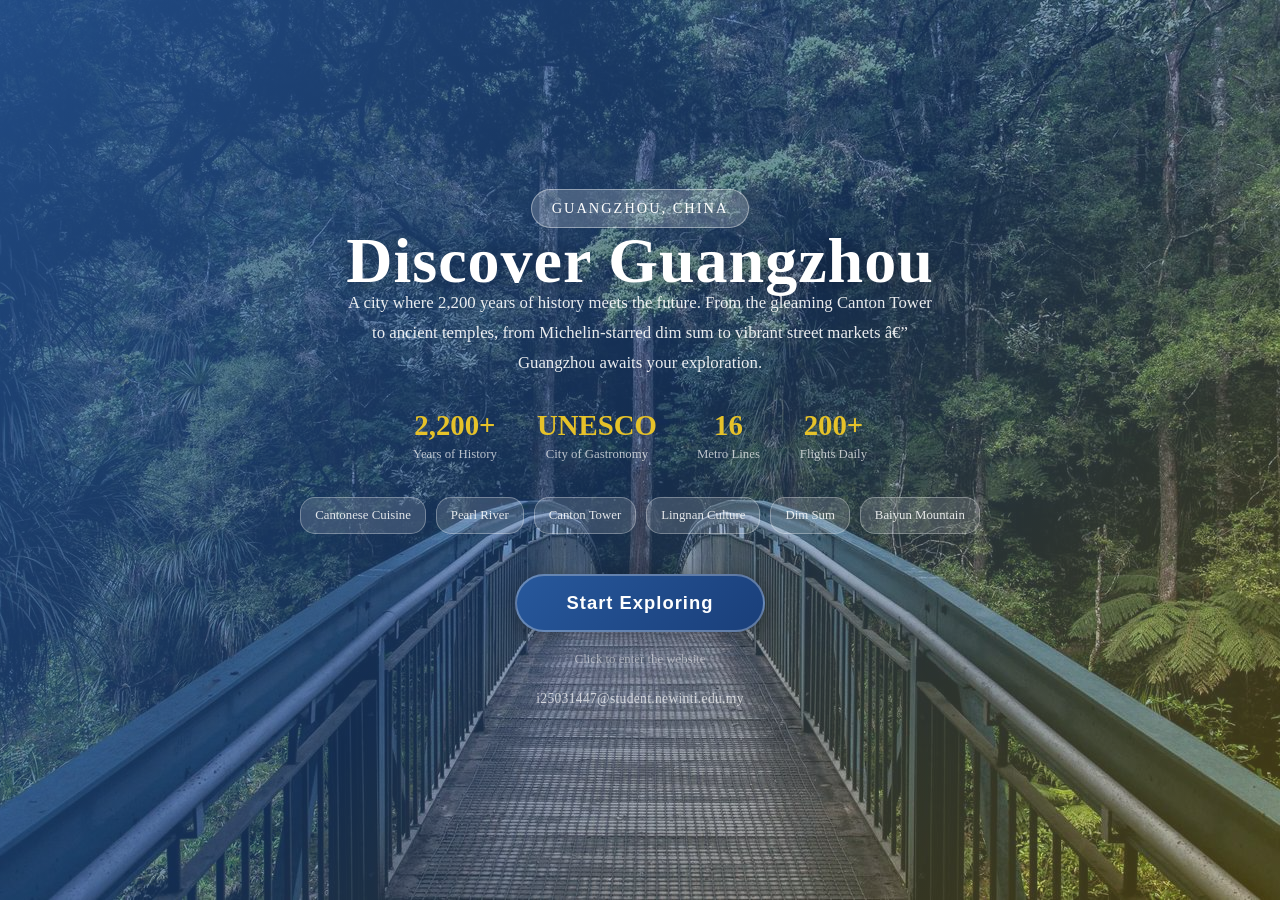
<file: index.html>
<!DOCTYPE html>
<html lang="en">
<head>
  <!-- Google tag (gtag.js) -->
<script async src="https://www.googletagmanager.com/gtag/js?id=G-YQ5H05E62T"></script>
<script>
  window.dataLayer = window.dataLayer || [];
  function gtag(){dataLayer.push(arguments);}
  gtag('js', new Date());

  gtag('config', 'G-YQ5H05E62T');
</script>
</scrip
  <meta charset="UTF-8">
  <meta name="viewport" content="width=device-width, initial-scale=1.0">
  <title>Discover Guangzhou — Welcome</title>
  <link rel="stylesheet" href="./css/style.css">
</head>
<body>
  <div class="welcome-screen">
    <div class="welcome-bg" style="background-image: url('images/bg.jpg');"></div>
    <div class="welcome-overlay"></div>
    <div class="welcome-content">
      <div class="welcome-badge">Guangzhou, China</div>
      <h1 class="welcome-title">Discover Guangzhou</h1>
      <p class="welcome-desc">A city where 2,200 years of history meets the future. From the gleaming Canton Tower to ancient temples, from Michelin-starred dim sum to vibrant street markets — Guangzhou awaits your exploration.</p>
      <div class="welcome-highlights">
        <div class="welcome-highlight-item">
          <h3>2,200+</h3>
          <p>Years of History</p>
        </div>
        <div class="welcome-highlight-item">
          <h3>UNESCO</h3>
          <p>City of Gastronomy</p>
        </div>
        <div class="welcome-highlight-item">
          <h3>16</h3>
          <p>Metro Lines</p>
        </div>
        <div class="welcome-highlight-item">
          <h3>200+</h3>
          <p>Flights Daily</p>
        </div>
      </div>
      <div class="welcome-tags">
        <span class="welcome-tag">Cantonese Cuisine</span>
        <span class="welcome-tag">Pearl River</span>
        <span class="welcome-tag">Canton Tower</span>
        <span class="welcome-tag">Lingnan Culture</span>
        <span class="welcome-tag">Dim Sum</span>
        <span class="welcome-tag">Baiyun Mountain</span>
      </div>
      <button class="welcome-button" id="yesBtn">Start Exploring</button>
      <p class="welcome-hint">Click to enter the website</p>
      <p class="welcome-email"><a href="mailto:i25031447@student.newinti.edu.my">i25031447@student.newinti.edu.my</a></p>
    </div>
  </div>

  <script>
    document.getElementById('yesBtn').addEventListener('click', function() {
      var screen = document.querySelector('.welcome-screen');
      screen.classList.add('fade-out');
      setTimeout(function() {
        window.location.href = 'home.html';
      }, 600);
    });
  </script>
</body>
</html>
</file>
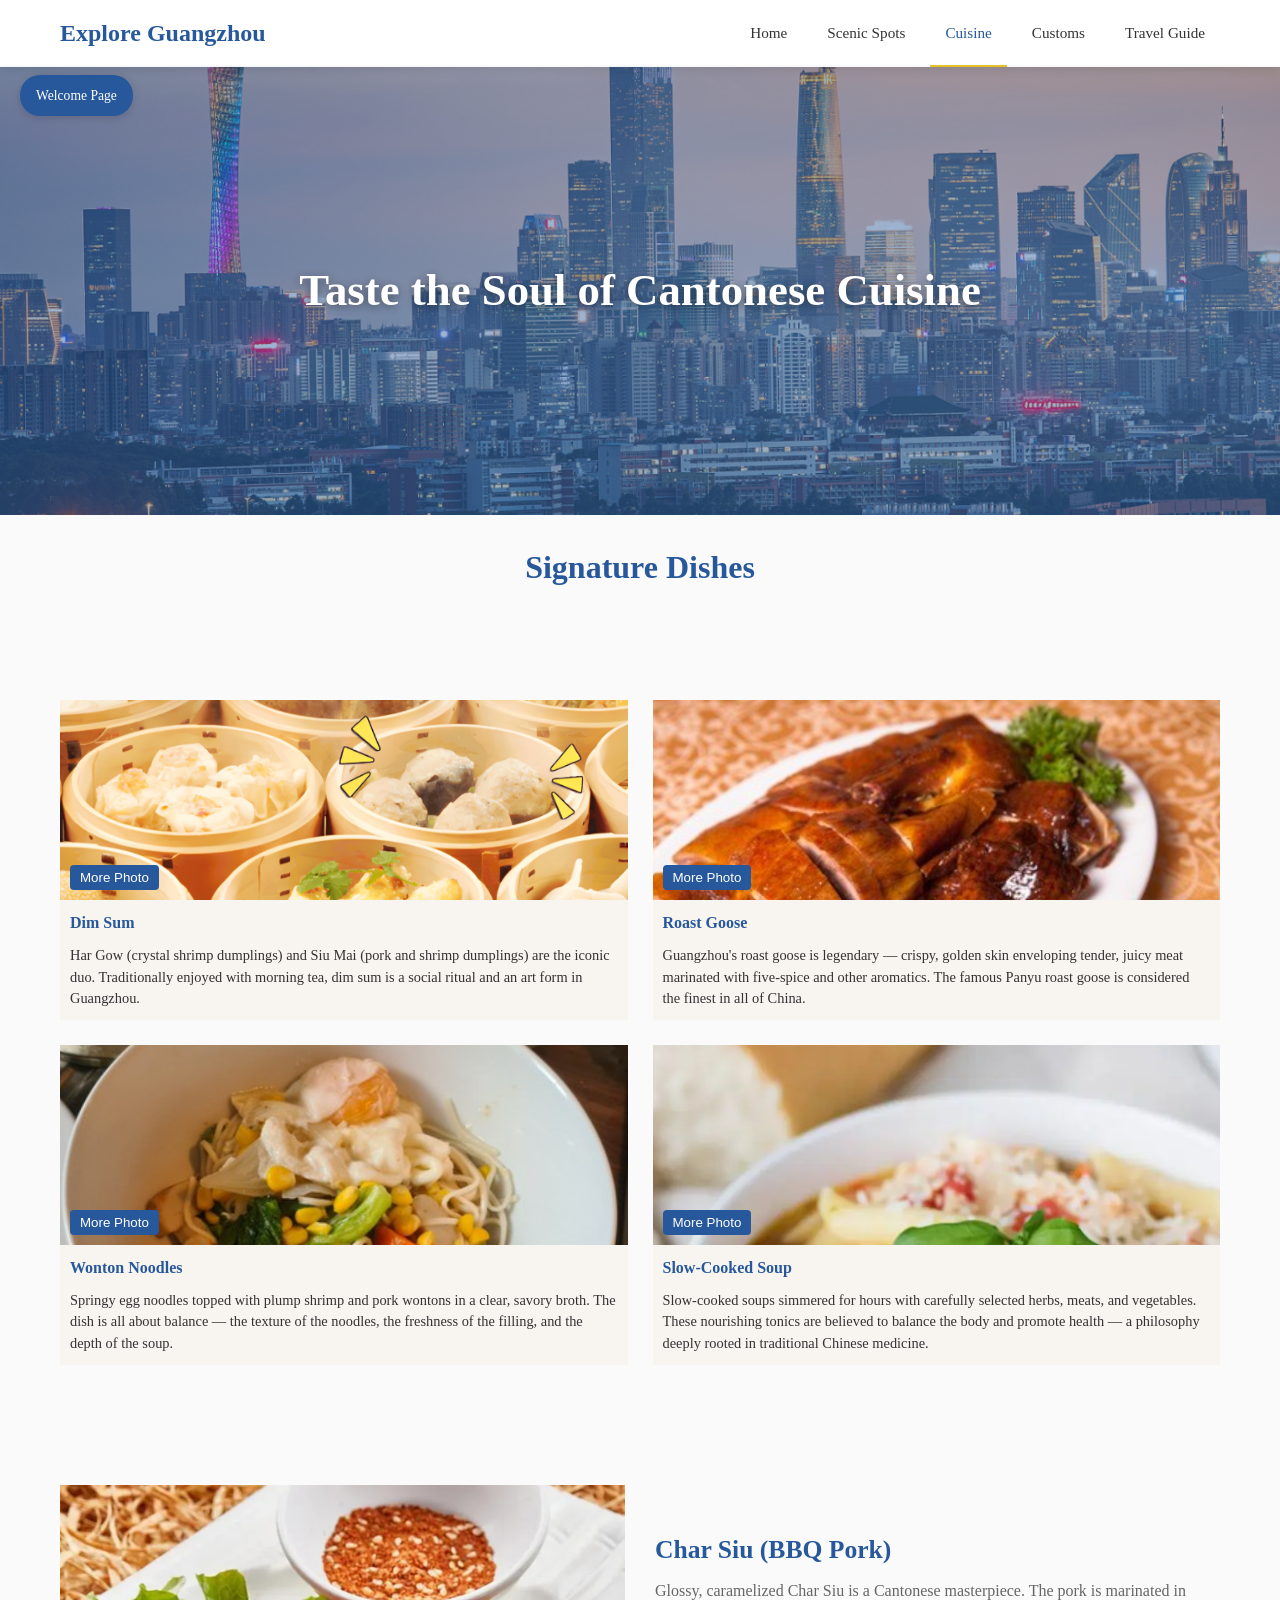
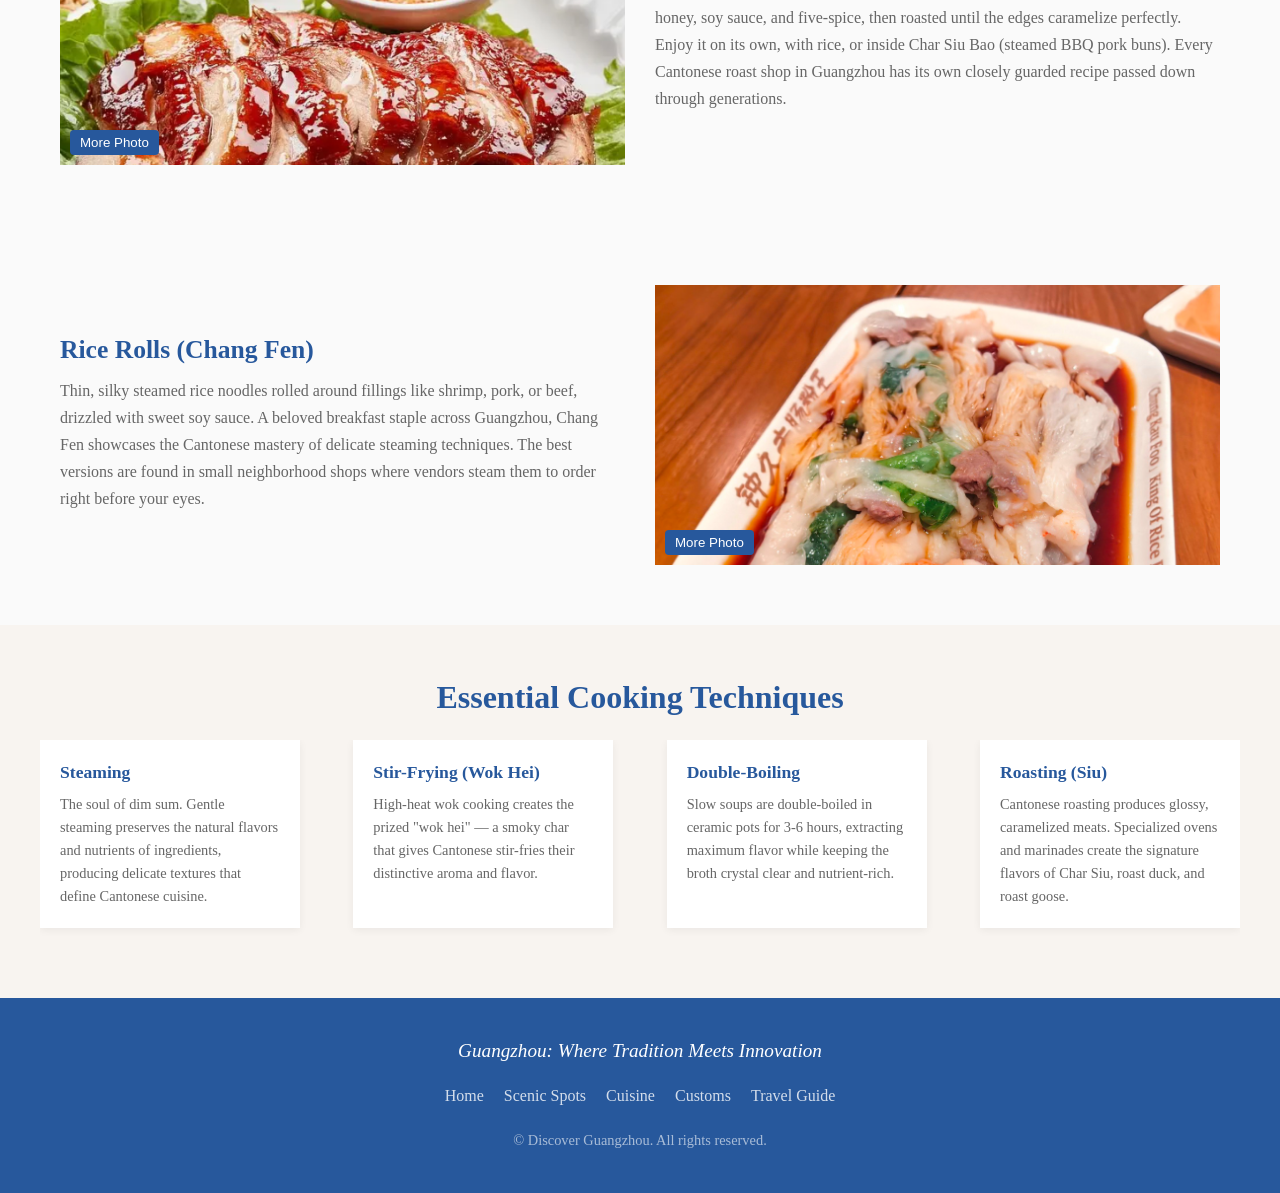
<file: cuisine.html>
<!DOCTYPE html>
<html lang="en">

<head>
  <meta charset="UTF-8">
  <meta name="viewport" content="width=device-width, initial-scale=1.0">
  <title>Local Cuisine — Discover Guangzhou</title>
  <link rel="stylesheet" href="./css/style.css">
</head>

<body>
  <nav class="nav">
    <div class="nav-wrap">
      <div class="logo">Explore Guangzhou</div>
      <button class="menu-btn" id="menuBtn">&#9776;</button>
      <ul class="nav-list" id="navList">
        <li><a href="./index.html">Home</a></li>
        <li><a href="./scenic.html">Scenic Spots</a></li>
        <li><a href="./cuisine.html" class="active">Cuisine</a></li>
        <li><a href="./customs.html">Customs</a></li>
        <li><a href="./guide.html">Travel Guide</a></li>
      </ul>
    </div>
  </nav>

  <a href="./welcome.html" class="back-home-btn">Welcome Page</a>

  <section class="hero-banner" style="background-image: url('images/2.png');">
    <h2>Taste the Soul of Cantonese Cuisine</h2>
  </section>

  <section class="attractions">
    <h2>Signature Dishes</h2>
  </section>
  <div class="spots-grid">
    <div class="attraction-card">
      <div class="attraction-img" style="background: url('images/c1.png'); background-size: cover;">
        <button class="more-photo">More Photo</button>
      </div>
      <h3>Dim Sum</h3>
      <p>Har Gow (crystal shrimp dumplings) and Siu Mai (pork and shrimp dumplings) are the iconic duo. Traditionally enjoyed with morning tea, dim sum is a social ritual and an art form in Guangzhou.</p>
    </div>
    <div class="attraction-card">
      <div class="attraction-img" style="background: url('images/c2.png'); background-size: cover;">
        <button class="more-photo">More Photo</button>
      </div>
      <h3>Roast Goose</h3>
      <p>Guangzhou's roast goose is legendary — crispy, golden skin enveloping tender, juicy meat marinated with five-spice and other aromatics. The famous Panyu roast goose is considered the finest in all of China.</p>
    </div>
    <div class="attraction-card">
      <div class="attraction-img" style="background: url('images/c3.png'); background-size: cover;">
        <button class="more-photo">More Photo</button>
      </div>
      <h3>Wonton Noodles</h3>
      <p>Springy egg noodles topped with plump shrimp and pork wontons in a clear, savory broth. The dish is all about balance — the texture of the noodles, the freshness of the filling, and the depth of the soup.</p>
    </div>
    <div class="attraction-card">
      <div class="attraction-img" style="background: url('images/c4.png'); background-size: cover;">
        <button class="more-photo">More Photo</button>
      </div>
      <h3>Slow-Cooked Soup</h3>
      <p>Slow-cooked soups simmered for hours with carefully selected herbs, meats, and vegetables. These nourishing tonics are believed to balance the body and promote health — a philosophy deeply rooted in traditional Chinese medicine.</p>
    </div>
  </div>

  <div class="featured-row">
    <div class="featured-img" style="background: url('images/c5.png'); background-size: cover;">
      <button class="more-photo">More Photo</button>
    </div>
    <div class="featured-text">
      <h3>Char Siu (BBQ Pork)</h3>
      <p>Glossy, caramelized Char Siu is a Cantonese masterpiece. The pork is marinated in honey, soy sauce, and five-spice, then roasted until the edges caramelize perfectly. Enjoy it on its own, with rice, or inside Char Siu Bao (steamed BBQ pork buns). Every Cantonese roast shop in Guangzhou has its own closely guarded recipe passed down through generations.</p>
    </div>
  </div>
  <div class="featured-row reverse">
    <div class="featured-img" style="background: url('images/c6.png'); background-size: cover;">
      <button class="more-photo">More Photo</button>
    </div>
    <div class="featured-text">
      <h3>Rice Rolls (Chang Fen)</h3>
      <p>Thin, silky steamed rice noodles rolled around fillings like shrimp, pork, or beef, drizzled with sweet soy sauce. A beloved breakfast staple across Guangzhou, Chang Fen showcases the Cantonese mastery of delicate steaming techniques. The best versions are found in small neighborhood shops where vendors steam them to order right before your eyes.</p>
    </div>
  </div>

  <section class="cooking-strip">
    <h2>Essential Cooking Techniques</h2>
    <div class="cooking-cards">
      <div class="cooking-card">
        <h4>Steaming</h4>
        <p>The soul of dim sum. Gentle steaming preserves the natural flavors and nutrients of ingredients, producing delicate textures that define Cantonese cuisine.</p>
      </div>
      <div class="cooking-card">
        <h4>Stir-Frying (Wok Hei)</h4>
        <p>High-heat wok cooking creates the prized "wok hei" — a smoky char that gives Cantonese stir-fries their distinctive aroma and flavor.</p>
      </div>
      <div class="cooking-card">
        <h4>Double-Boiling</h4>
        <p>Slow soups are double-boiled in ceramic pots for 3-6 hours, extracting maximum flavor while keeping the broth crystal clear and nutrient-rich.</p>
      </div>
      <div class="cooking-card">
        <h4>Roasting (Siu)</h4>
        <p>Cantonese roasting produces glossy, caramelized meats. Specialized ovens and marinades create the signature flavors of Char Siu, roast duck, and roast goose.</p>
      </div>
     
    </div>
  </section>

  <footer>
    <div class="footer-slogan">
      Guangzhou: Where Tradition Meets Innovation
    </div>
    <div class="footer-links">
      <a href="./index.html">Home</a>
      <a href="./scenic.html">Scenic Spots</a>
      <a href="./cuisine.html">Cuisine</a>
      <a href="./customs.html">Customs</a>
      <a href="./guide.html">Travel Guide</a>
    </div>
    <div class="footer-bottom">
      <p>&copy;  Discover Guangzhou. All rights reserved.</p>
    </div>
  </footer>

<script src="./js/js.js"></script>
</body>

</html>
</file>
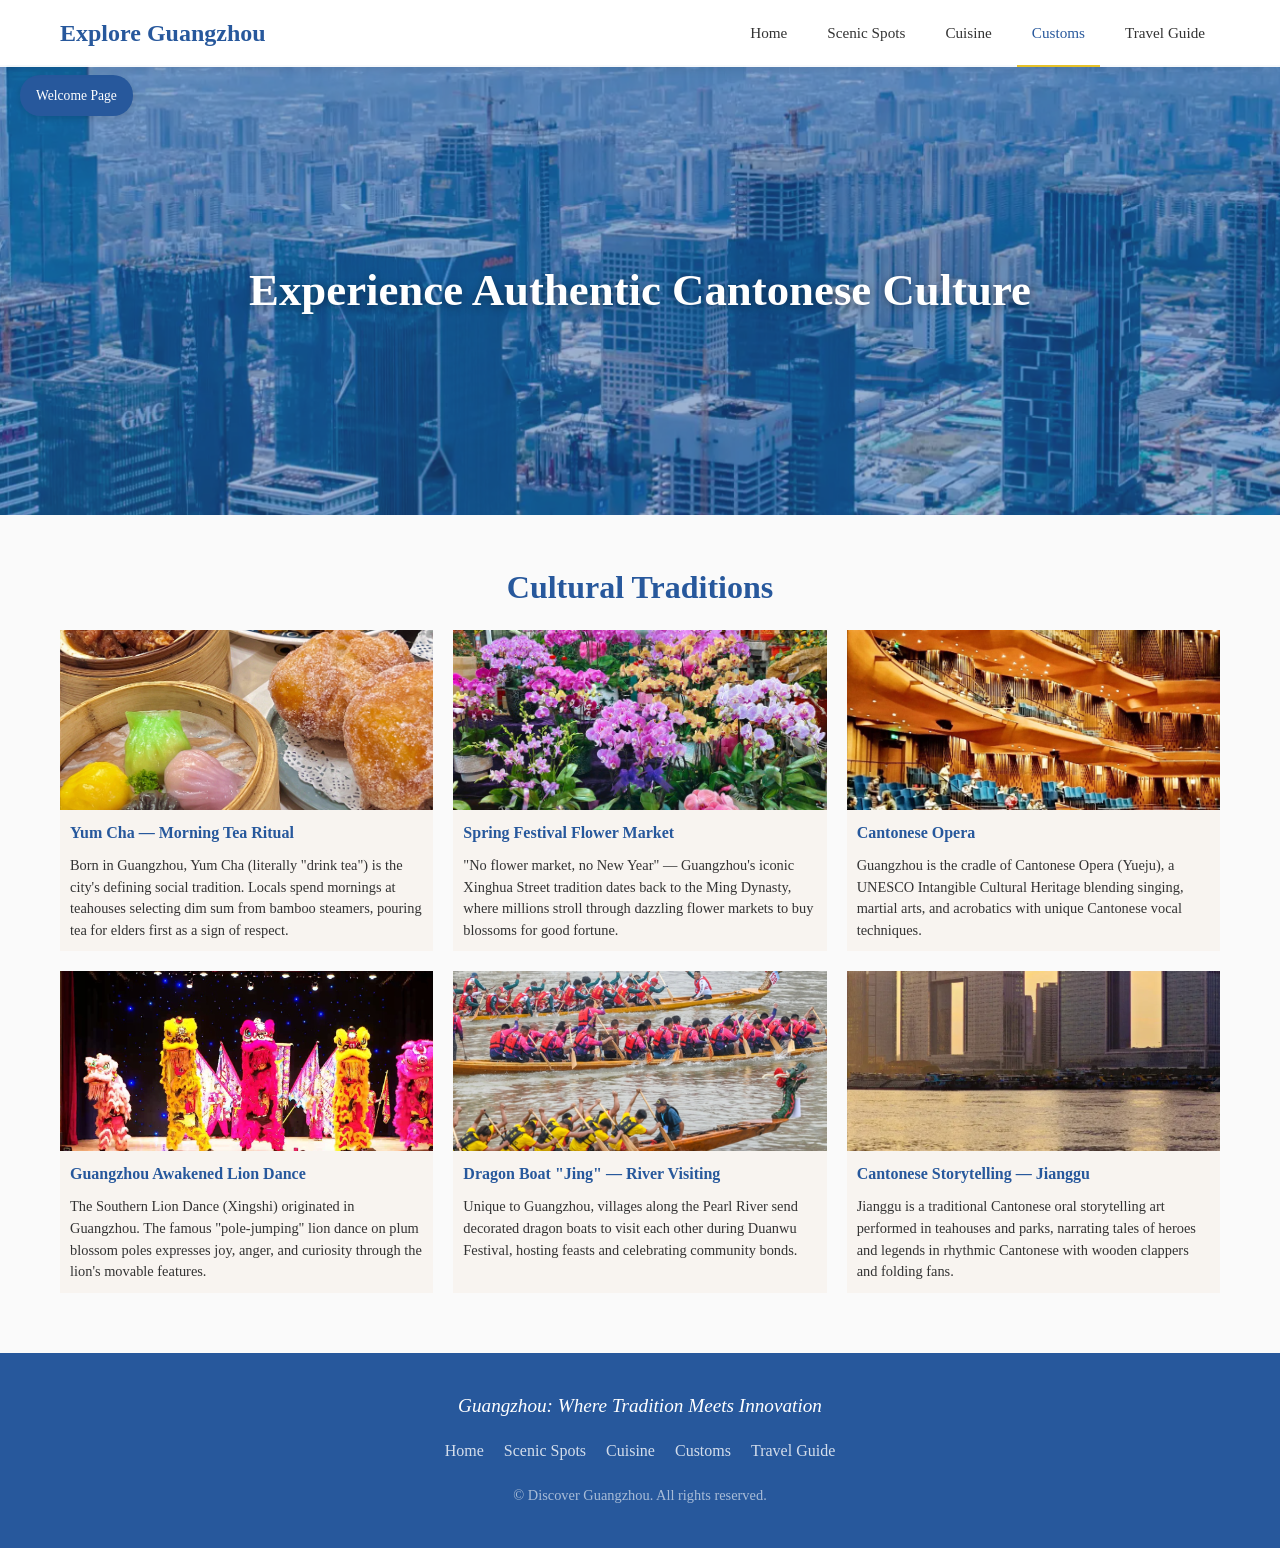
<file: customs.html>
<!DOCTYPE html>
<html lang="en">

<head>
  <meta charset="UTF-8">
  <meta name="viewport" content="width=device-width, initial-scale=1.0">
  <title>Local Customs — Discover Guangzhou</title>
  <link rel="stylesheet" href="./css/style.css">
</head>

<body>
  <nav class="nav">
    <div class="nav-wrap">
      <div class="logo">Explore Guangzhou</div>
      <button class="menu-btn" id="menuBtn">&#9776;</button>
      <ul class="nav-list" id="navList">
        <li><a href="./index.html">Home</a></li>
        <li><a href="./scenic.html">Scenic Spots</a></li>
        <li><a href="./cuisine.html">Cuisine</a></li>
        <li><a href="./customs.html" class="active">Customs</a></li>
        <li><a href="./guide.html">Travel Guide</a></li>
      </ul>
    </div>
  </nav>

  <a href="./welcome.html" class="back-home-btn">Welcome Page</a>

  <section class="hero-banner" style="background-image: url('images/3.png');">
    <h2>Experience Authentic Cantonese Culture</h2>
  </section>

  <section class="customs-grid-section">
    <h2>Cultural Traditions</h2>
    <div class="customs-grid">
      <div class="attraction-card">
        <div class="attraction-img" style="background-image: url('images/t1.png'); background-size: cover; background-position: center;"></div>
        <h3>Yum Cha — Morning Tea Ritual</h3>
        <p>Born in Guangzhou, Yum Cha (literally "drink tea") is the city's defining social tradition. Locals spend mornings at teahouses selecting dim sum from bamboo steamers, pouring tea for elders first as a sign of respect.</p>
      </div>
      <div class="attraction-card">
        <div class="attraction-img" style="background-image: url('images/t2.png'); background-size: cover; background-position: center;"></div>
        <h3>Spring Festival Flower Market</h3>
        <p>"No flower market, no New Year" — Guangzhou's iconic Xinghua Street tradition dates back to the Ming Dynasty, where millions stroll through dazzling flower markets to buy blossoms for good fortune.</p>
      </div>
      <div class="attraction-card">
        <div class="attraction-img" style="background-image: url('images/t3.png'); background-size: cover; background-position: center;"></div>
        <h3>Cantonese Opera</h3>
        <p>Guangzhou is the cradle of Cantonese Opera (Yueju), a UNESCO Intangible Cultural Heritage blending singing, martial arts, and acrobatics with unique Cantonese vocal techniques.</p>
      </div>
      <div class="attraction-card">
        <div class="attraction-img" style="background-image: url('images/t4.png'); background-size: cover; background-position: center;"></div>
        <h3>Guangzhou Awakened Lion Dance</h3>
        <p>The Southern Lion Dance (Xingshi) originated in Guangzhou. The famous "pole-jumping" lion dance on plum blossom poles expresses joy, anger, and curiosity through the lion's movable features.</p>
      </div>
      <div class="attraction-card">
        <div class="attraction-img" style="background-image: url('images/t5.png'); background-size: cover; background-position: center;"></div>
        <h3>Dragon Boat "Jing" — River Visiting</h3>
        <p>Unique to Guangzhou, villages along the Pearl River send decorated dragon boats to visit each other during Duanwu Festival, hosting feasts and celebrating community bonds.</p>
      </div>
      <div class="attraction-card">
        <div class="attraction-img" style="background-image: url('images/t6.png'); background-size: cover; background-position: center;"></div>
        <h3>Cantonese Storytelling — Jianggu</h3>
        <p>Jianggu is a traditional Cantonese oral storytelling art performed in teahouses and parks, narrating tales of heroes and legends in rhythmic Cantonese with wooden clappers and folding fans.</p>
      </div>
    </div>
  </section>

  <footer>
    <div class="footer-slogan">
      Guangzhou: Where Tradition Meets Innovation
    </div>
    <div class="footer-links">
      <a href="./index.html">Home</a>
      <a href="./scenic.html">Scenic Spots</a>
      <a href="./cuisine.html">Cuisine</a>
      <a href="./customs.html">Customs</a>
      <a href="./guide.html">Travel Guide</a>
    </div>
    <div class="footer-bottom">
      <p>&copy;  Discover Guangzhou. All rights reserved.</p>
    </div>
  </footer>

<script src="./js/js.js"></script>
</body>

</html>
</file>
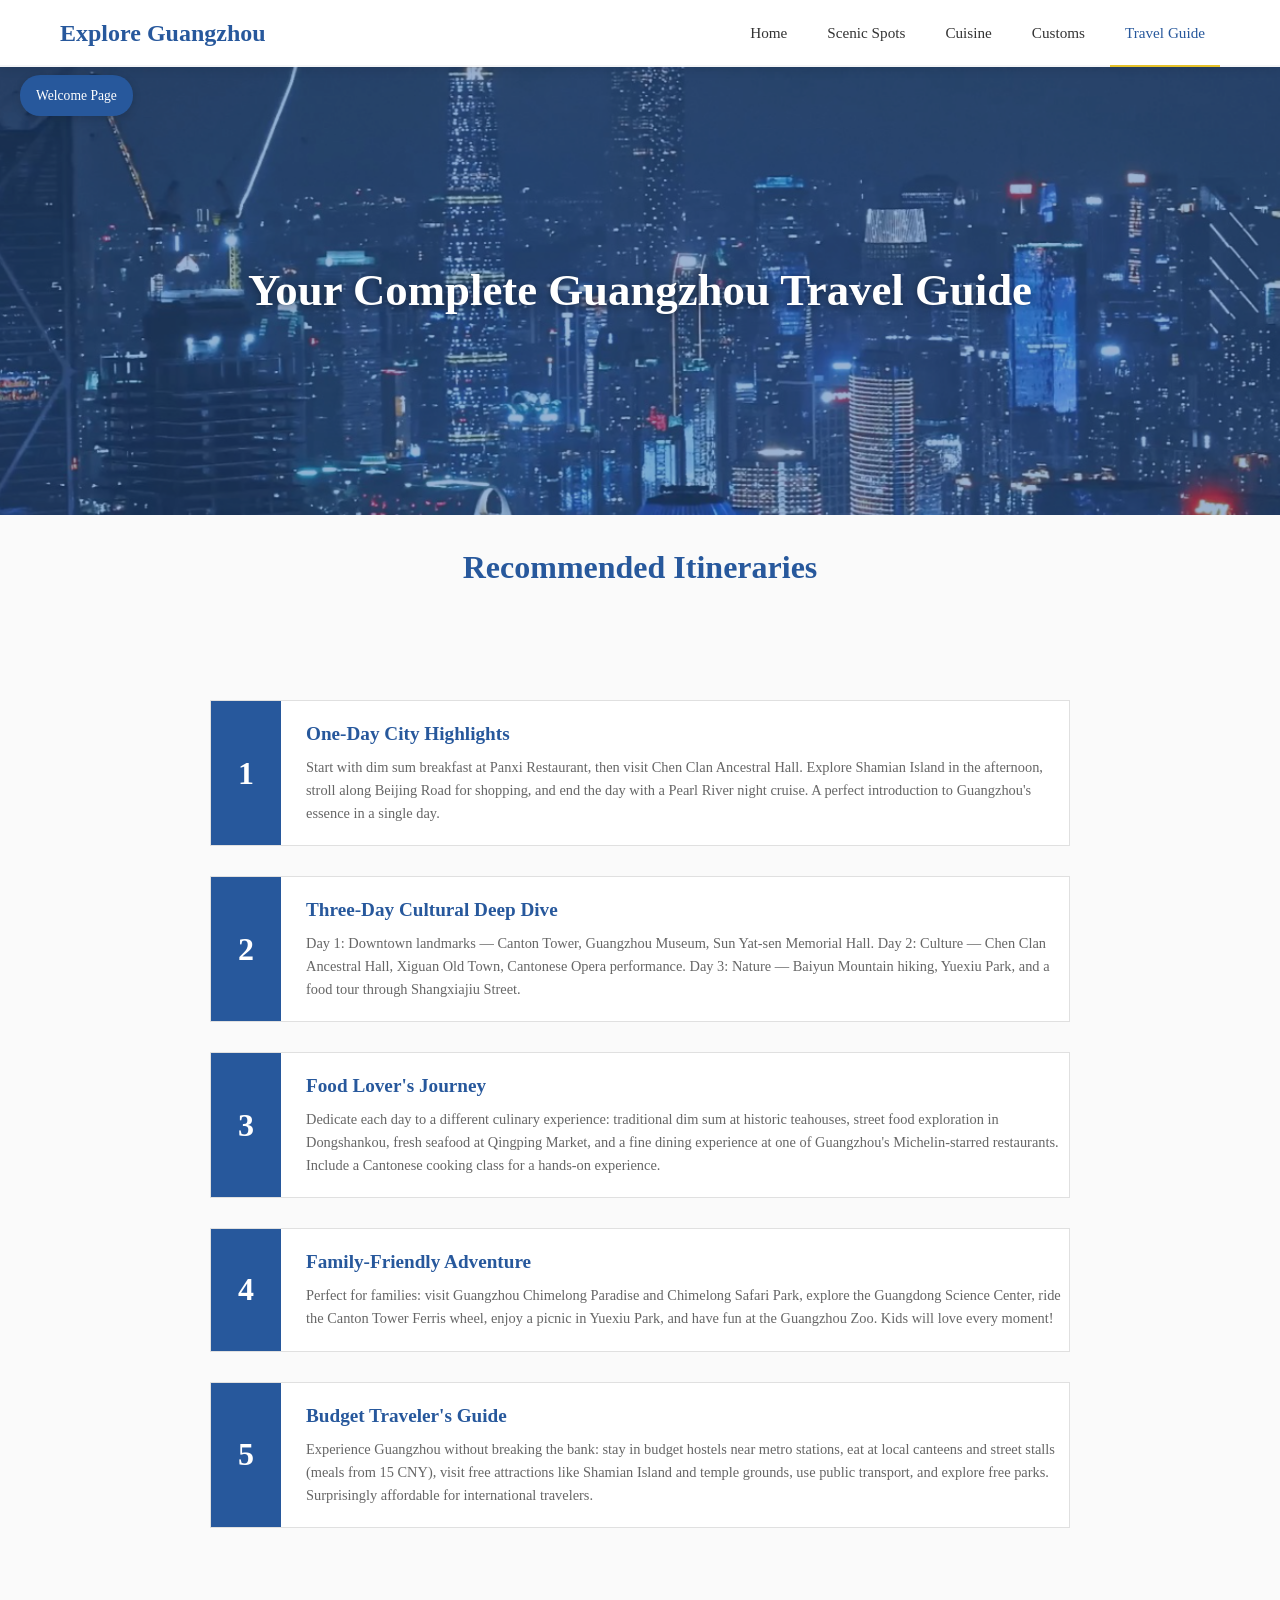
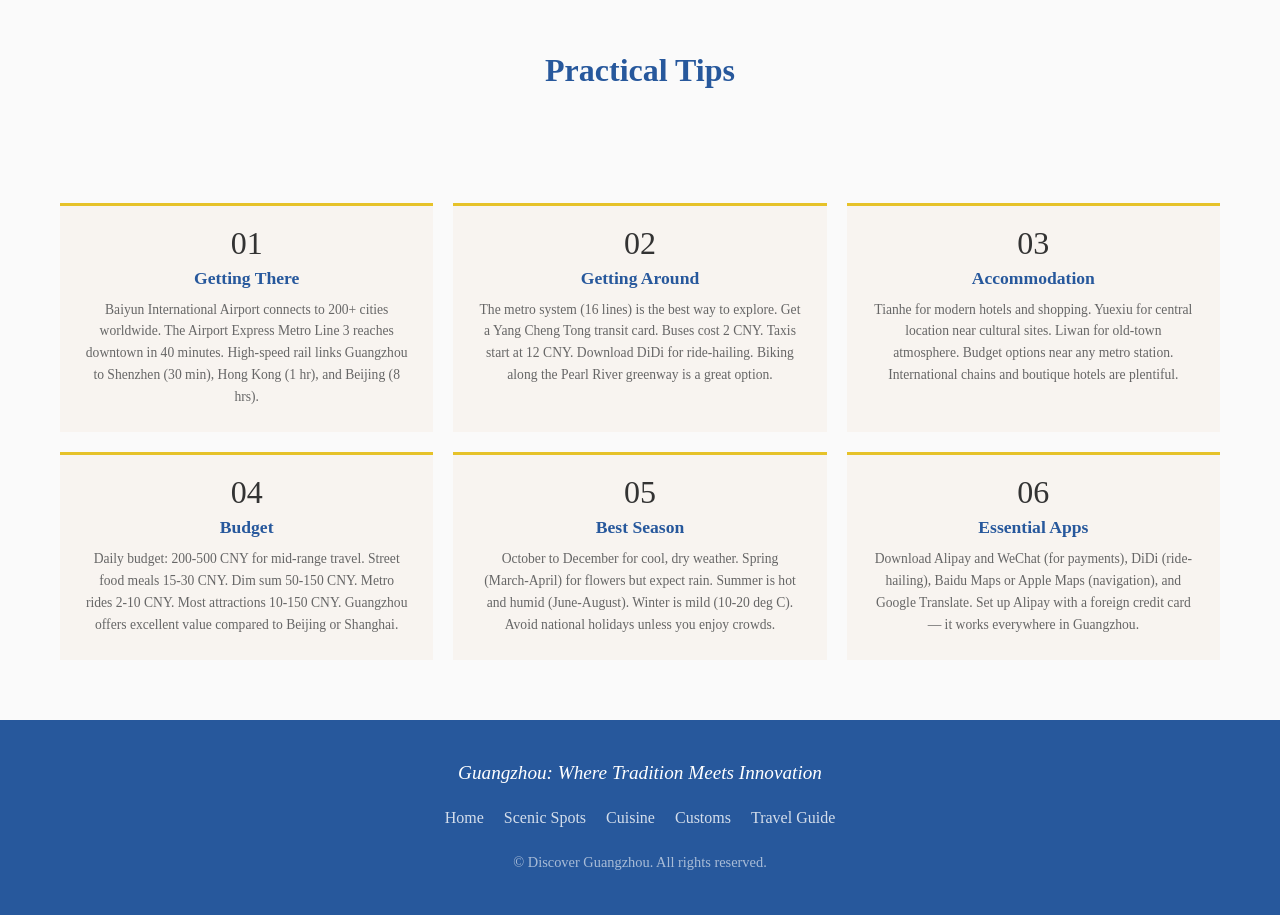
<file: guide.html>
<!DOCTYPE html>
<html lang="en">

<head>
  <meta charset="UTF-8">
  <meta name="viewport" content="width=device-width, initial-scale=1.0">
  <title>Travel Guide — Discover Guangzhou</title>
  <link rel="stylesheet" href="./css/style.css">
</head>

<body>
  <nav class="nav">
    <div class="nav-wrap">
      <div class="logo">Explore Guangzhou</div>
      <button class="menu-btn" id="menuBtn">&#9776;</button>
      <ul class="nav-list" id="navList">
        <li><a href="./index.html">Home</a></li>
        <li><a href="./scenic.html">Scenic Spots</a></li>
        <li><a href="./cuisine.html">Cuisine</a></li>
        <li><a href="./customs.html">Customs</a></li>
        <li><a href="./guide.html" class="active">Travel Guide</a></li>
      </ul>
    </div>
  </nav>

  <a href="./welcome.html" class="back-home-btn">Welcome Page</a>

  <section class="hero-banner" style="background-image: url('images/4.png');">
    <h2>Your Complete Guangzhou Travel Guide</h2>
  </section>

  <section class="attractions">
    <h2>Recommended Itineraries</h2>
  </section>
  <div class="itinerary-list">
    <div class="itinerary-card">
      <div class="itinerary-num">1</div>
      <div class="itinerary-content">
        <h3>One-Day City Highlights</h3>
        <p>Start with dim sum breakfast at Panxi Restaurant, then visit Chen Clan Ancestral Hall. Explore Shamian Island in the afternoon, stroll along Beijing Road for shopping, and end the day with a Pearl River night cruise. A perfect introduction to Guangzhou's essence in a single day.</p>
      </div>
    </div>
    <div class="itinerary-card">
      <div class="itinerary-num">2</div>
      <div class="itinerary-content">
        <h3>Three-Day Cultural Deep Dive</h3>
        <p>Day 1: Downtown landmarks — Canton Tower, Guangzhou Museum, Sun Yat-sen Memorial Hall. Day 2: Culture — Chen Clan Ancestral Hall, Xiguan Old Town, Cantonese Opera performance. Day 3: Nature — Baiyun Mountain hiking, Yuexiu Park, and a food tour through Shangxiajiu Street.</p>
      </div>
    </div>
    <div class="itinerary-card">
      <div class="itinerary-num">3</div>
      <div class="itinerary-content">
        <h3>Food Lover's Journey</h3>
        <p>Dedicate each day to a different culinary experience: traditional dim sum at historic teahouses, street food exploration in Dongshankou, fresh seafood at Qingping Market, and a fine dining experience at one of Guangzhou's Michelin-starred restaurants. Include a Cantonese cooking class for a hands-on experience.</p>
      </div>
    </div>
    <div class="itinerary-card">
      <div class="itinerary-num">4</div>
      <div class="itinerary-content">
        <h3>Family-Friendly Adventure</h3>
        <p>Perfect for families: visit Guangzhou Chimelong Paradise and Chimelong Safari Park, explore the Guangdong Science Center, ride the Canton Tower Ferris wheel, enjoy a picnic in Yuexiu Park, and have fun at the Guangzhou Zoo. Kids will love every moment!</p>
      </div>
    </div>
    <div class="itinerary-card">
      <div class="itinerary-num">5</div>
      <div class="itinerary-content">
        <h3>Budget Traveler's Guide</h3>
        <p>Experience Guangzhou without breaking the bank: stay in budget hostels near metro stations, eat at local canteens and street stalls (meals from 15 CNY), visit free attractions like Shamian Island and temple grounds, use public transport, and explore free parks. Surprisingly affordable for international travelers.</p>
      </div>
    </div>
  </div>

  <section class="attractions">
    <h2>Practical Tips</h2>
  </section>
  <div class="tips-grid">
    <div class="tip-card">
      <div class="tip-icon">01</div>
      <h4>Getting There</h4>
      <p>Baiyun International Airport connects to 200+ cities worldwide. The Airport Express Metro Line 3 reaches downtown in 40 minutes. High-speed rail links Guangzhou to Shenzhen (30 min), Hong Kong (1 hr), and Beijing (8 hrs).</p>
    </div>
    <div class="tip-card">
      <div class="tip-icon">02</div>
      <h4>Getting Around</h4>
      <p>The metro system (16 lines) is the best way to explore. Get a Yang Cheng Tong transit card. Buses cost 2 CNY. Taxis start at 12 CNY. Download DiDi for ride-hailing. Biking along the Pearl River greenway is a great option.</p>
    </div>
    <div class="tip-card">
      <div class="tip-icon">03</div>
      <h4>Accommodation</h4>
      <p>Tianhe for modern hotels and shopping. Yuexiu for central location near cultural sites. Liwan for old-town atmosphere. Budget options near any metro station. International chains and boutique hotels are plentiful.</p>
    </div>
    <div class="tip-card">
      <div class="tip-icon">04</div>
      <h4>Budget</h4>
      <p>Daily budget: 200-500 CNY for mid-range travel. Street food meals 15-30 CNY. Dim sum 50-150 CNY. Metro rides 2-10 CNY. Most attractions 10-150 CNY. Guangzhou offers excellent value compared to Beijing or Shanghai.</p>
    </div>
    <div class="tip-card">
      <div class="tip-icon">05</div>
      <h4>Best Season</h4>
      <p>October to December for cool, dry weather. Spring (March-April) for flowers but expect rain. Summer is hot and humid (June-August). Winter is mild (10-20 deg C). Avoid national holidays unless you enjoy crowds.</p>
    </div>
    <div class="tip-card">
      <div class="tip-icon">06</div>
      <h4>Essential Apps</h4>
      <p>Download Alipay and WeChat (for payments), DiDi (ride-hailing), Baidu Maps or Apple Maps (navigation), and Google Translate. Set up Alipay with a foreign credit card — it works everywhere in Guangzhou.</p>
    </div>
  </div>

  <footer>
    <div class="footer-slogan">
      Guangzhou: Where Tradition Meets Innovation
    </div>
    <div class="footer-links">
      <a href="./index.html">Home</a>
      <a href="./scenic.html">Scenic Spots</a>
      <a href="./cuisine.html">Cuisine</a>
      <a href="./customs.html">Customs</a>
      <a href="./guide.html">Travel Guide</a>
    </div>
    <div class="footer-bottom">
      <p>&copy;  Discover Guangzhou. All rights reserved.</p>
    </div>
  </footer>

<script src="./js/js.js"></script>
</body>

</html>
</file>
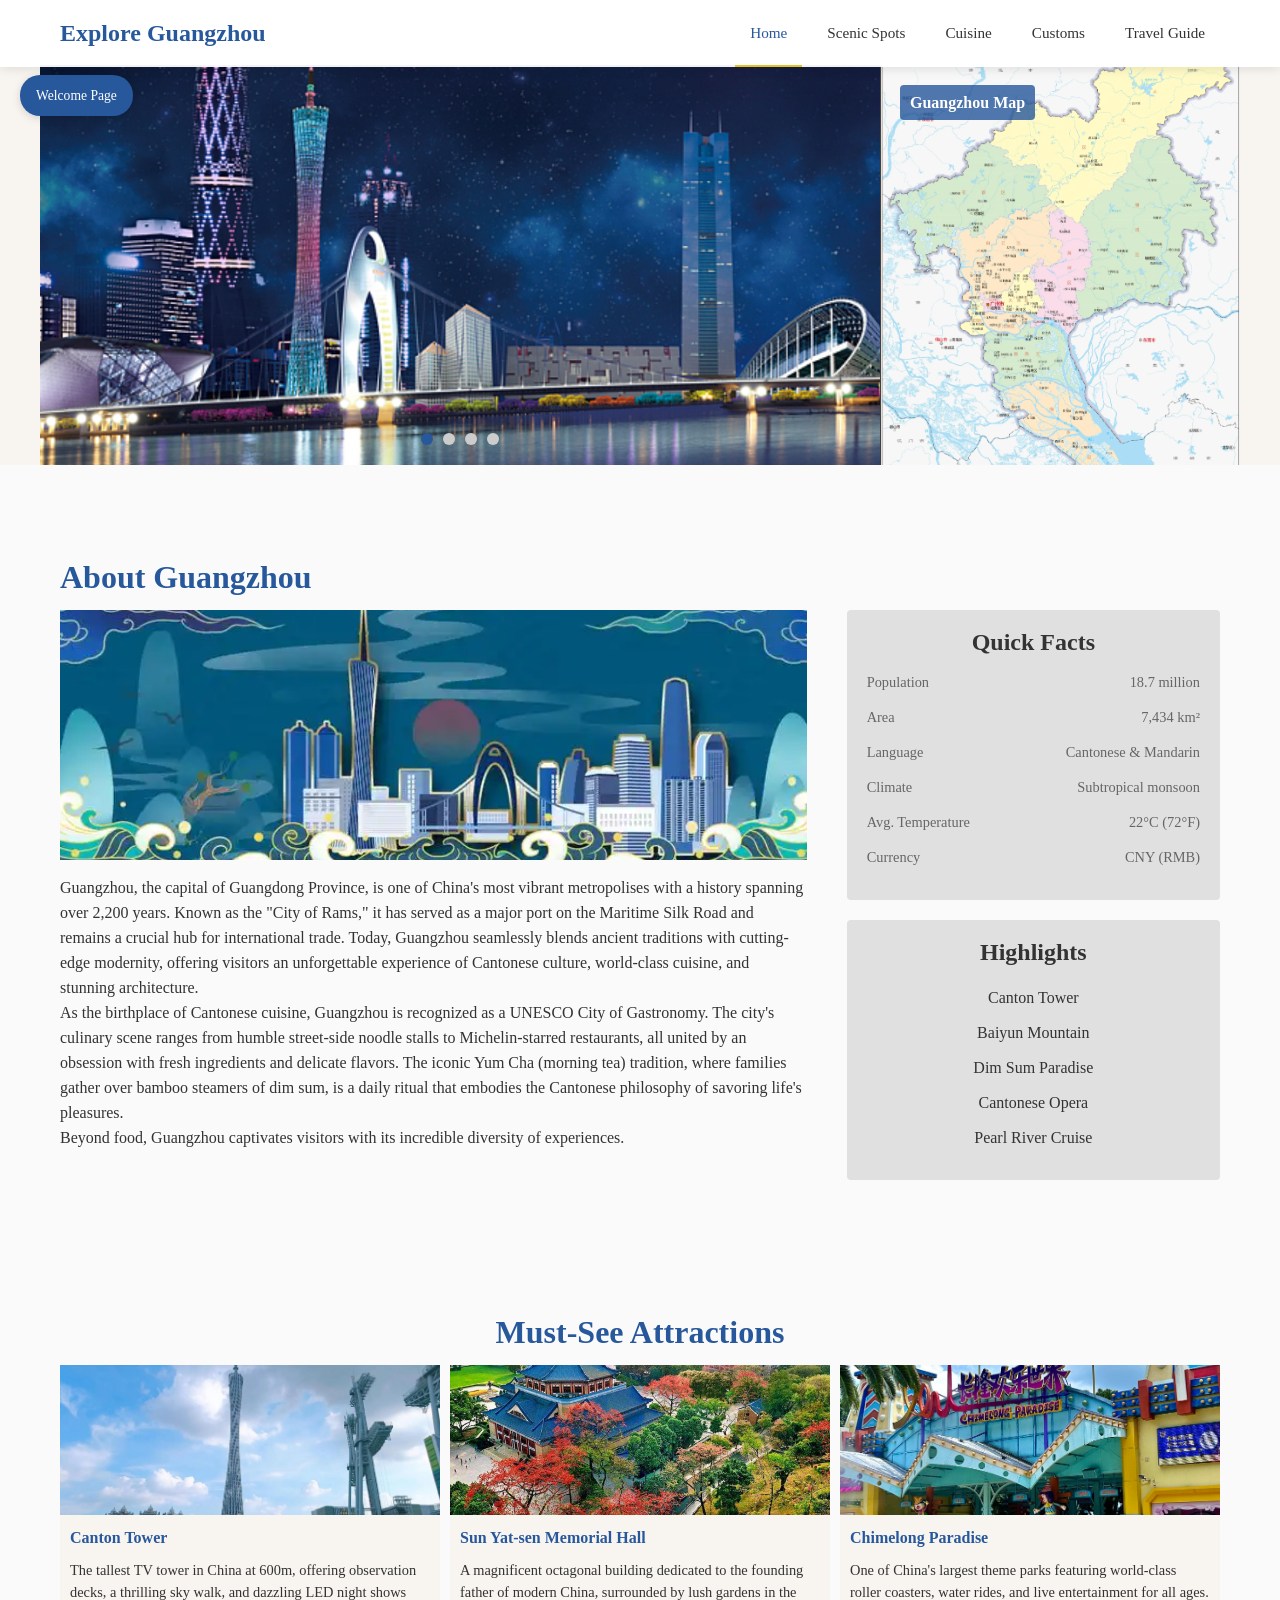
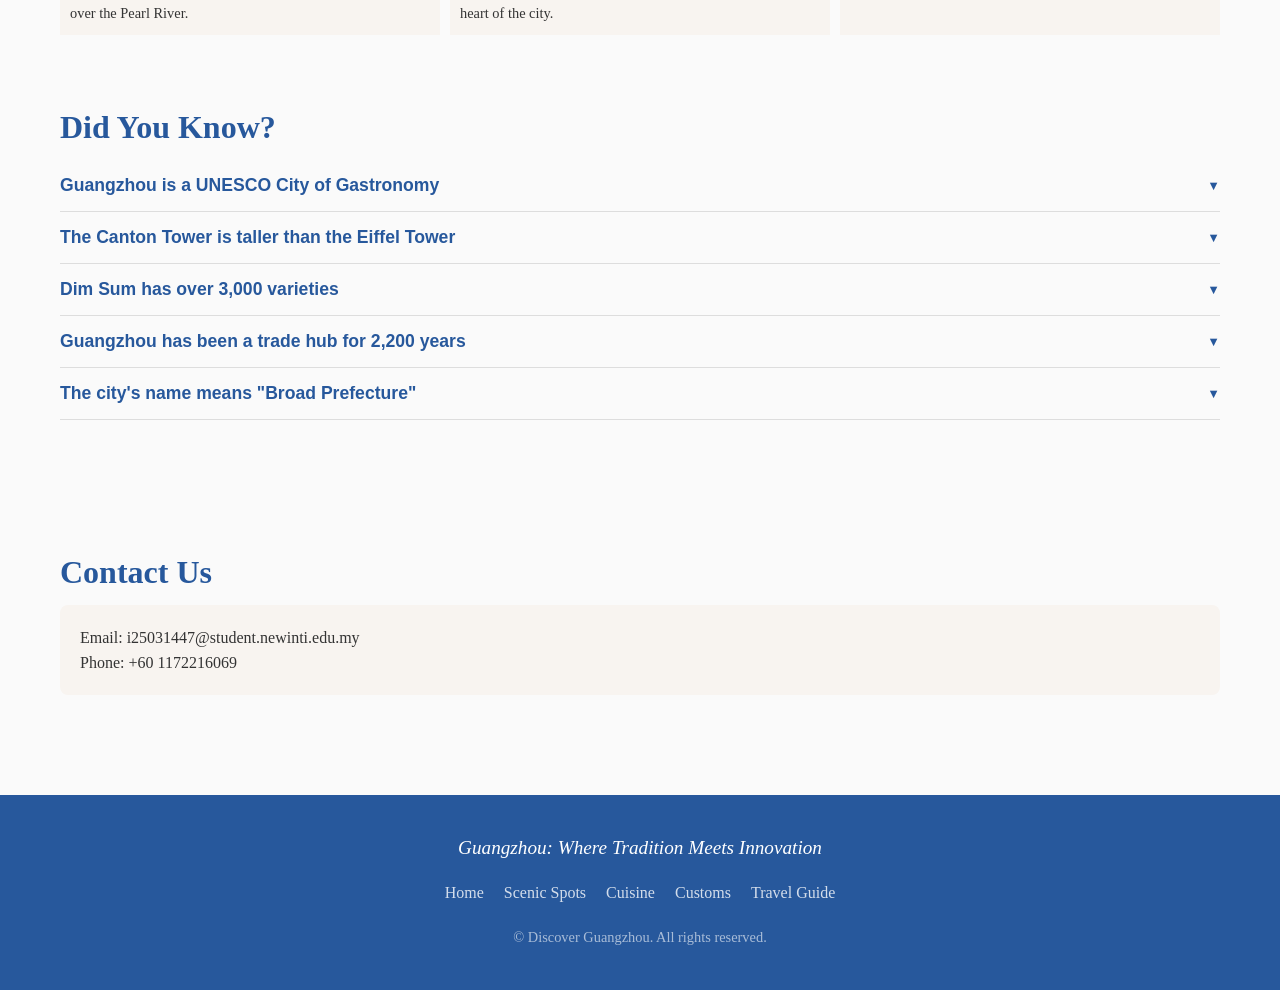
<file: home.html>
<!DOCTYPE html>
<html lang="en">

<head>
  <meta charset="UTF-8">
  <meta name="viewport" content="width=device-width, initial-scale=1.0">
  <title>Discover Guangzhou</title>
  <link rel="stylesheet" href="./css/style.css">
</head>

<body>
  <nav class="nav">
    <div class="nav-wrap">
      <div class="logo">Explore Guangzhou</div>
      <button class="menu-btn" id="menuBtn">&#9776;</button>
      <ul class="nav-list" id="navList">
        <li><a href="./index.html" class="active">Home</a></li>
        <li><a href="./scenic.html">Scenic Spots</a></li>
        <li><a href="./cuisine.html">Cuisine</a></li>
        <li><a href="./customs.html">Customs</a></li>
        <li><a href="./guide.html">Travel Guide</a></li>
      </ul>
    </div>
  </nav>

  <a href="index.html" class="back-home-btn">Welcome Page</a>

  <section class="carousel">
    <div class="carousel-wrap">
      <div class="carousel-container">
        <div class="carousel-item active" style="background-image: url('images/1.png'); background-size: cover; background-position: center;">
        </div>
        <div class="carousel-item" style="background-image: url('images/2.png'); background-size: cover; background-position: center;">
        </div>
        <div class="carousel-item" style="background-image: url('images/3.png'); background-size: cover; background-position: center;">
        </div>
        <div class="carousel-item" style="background-image: url('images/4.png'); background-size: cover; background-position: center;">
        </div>
        <div class="carousel-indicators">
          <span class="active" data-slide="0"></span>
          <span data-slide="1"></span>
          <span data-slide="2"></span>
          <span data-slide="3"></span>
        </div>
      </div>
      <div class="map-container" style="background-image: url('images/ditu.png');">
      </div>
    </div>
  </section>

  <section class="trail">
    <h2>About Guangzhou</h2>
    <div class="trail-wrap">
      <div class="trail-left">
        <div class="trail-img" style="background-image: url('images/ban.png');"></div>
        <p>Guangzhou, the capital of Guangdong Province, is one of China's most vibrant metropolises with a history spanning over 2,200 years. Known as the "City of Rams," it has served as a major port on the Maritime Silk Road and remains a crucial hub for international trade. Today, Guangzhou seamlessly blends ancient traditions with cutting-edge modernity, offering visitors an unforgettable experience of Cantonese culture, world-class cuisine, and stunning architecture.</p>
        <p>As the birthplace of Cantonese cuisine, Guangzhou is recognized as a UNESCO City of Gastronomy. The city's culinary scene ranges from humble street-side noodle stalls to Michelin-starred restaurants, all united by an obsession with fresh ingredients and delicate flavors. The iconic Yum Cha (morning tea) tradition, where families gather over bamboo steamers of dim sum, is a daily ritual that embodies the Cantonese philosophy of savoring life's pleasures.</p>
        <p>Beyond food, Guangzhou captivates visitors with its incredible diversity of experiences. </p>
      </div>
      <div class="trail-right">
        <div class="trail-info-card">
          <h3>Quick Facts</h3>
          <div class="trail-details">
            <p><span>Population</span><span>18.7 million</span></p>
            <p><span>Area</span><span>7,434 km&sup2;</span></p>
            <p><span>Language</span><span>Cantonese &amp; Mandarin</span></p>
            <p><span>Climate</span><span>Subtropical monsoon</span></p>
            <p><span>Avg. Temperature</span><span>22&deg;C (72&deg;F)</span></p>
            <p><span>Currency</span><span>CNY (RMB)</span></p>
          </div>
        </div>
        <div class="trail-info-card">
          <h3>Highlights</h3>
          <ul class="facilities-list">
            <li>Canton Tower</li>
            <li>Baiyun Mountain</li>
            <li>Dim Sum Paradise</li>
            <li>Cantonese Opera</li>
            <li>Pearl River Cruise</li>
          </ul>
        </div>
      </div>
    </div>
  </section>

  <section class="attractions">
    <h2>Must-See Attractions</h2>
    <div class="attractions-container">
      <button class="nav-arrow left" id="attrLeft">&lt;</button>
      <div class="attractions-grid" id="attrGrid">
        <div class="attraction-card">
          <div class="attraction-img" style="background-image: url('images/j1.png'); background-size: cover; background-position: center;"></div>
          <h3>Canton Tower</h3>
          <p>The tallest TV tower in China at 600m, offering observation decks, a thrilling sky walk, and dazzling LED night shows over the Pearl River.</p>
        </div>
        <div class="attraction-card">
          <div class="attraction-img" style="background-image: url('images/j2.png'); background-size: cover; background-position: center;"></div>
          <h3>Sun Yat-sen Memorial Hall</h3>
          <p>A magnificent octagonal building dedicated to the founding father of modern China, surrounded by lush gardens in the heart of the city.</p>
        </div>
        <div class="attraction-card">
          <div class="attraction-img" style="background-image: url('images/j3.png'); background-size: cover; background-position: center;"></div>
          <h3>Chimelong Paradise</h3>
          <p>One of China's largest theme parks featuring world-class roller coasters, water rides, and live entertainment for all ages.</p>
        </div>
        
      </div>
      <button class="nav-arrow right" id="attrRight">&gt;</button>
    </div>
  </section>


  <section class="faq">
    <h2>Did You Know?</h2>
    <div class="faq-item">
      <button class="faq-question">Guangzhou is a UNESCO City of Gastronomy</button>
      <div class="faq-answer">
        <p>In 2014, Guangzhou became the second city in China to be designated as a UNESCO Creative City of Gastronomy. The city is widely regarded as the birthplace of Cantonese cuisine, one of the Eight Great Cuisines of China. With over 60,000 restaurants, it boasts the highest restaurant density of any city in the country.</p>
      </div>
    </div>
    <div class="faq-item">
      <button class="faq-question">The Canton Tower is taller than the Eiffel Tower</button>
      <div class="faq-answer">
        <p>Standing at 600 meters tall, the Canton Tower is nearly twice the height of the Eiffel Tower (330m). It was the tallest TV tower in the world upon completion in 2010 and remains the tallest structure in Guangzhou. Its unique twisting design has earned it the nickname "Supermodel" among locals.</p>
      </div>
    </div>
    <div class="faq-item">
      <button class="faq-question">Dim Sum has over 3,000 varieties</button>
      <div class="faq-answer">
        <p>The art of dim sum (Dianxin in Mandarin) originated in Guangzhou's teahouses along the ancient Silk Road. Traditional dim sum chefs train for years to master the delicate folding techniques. From the translucent Har Gow to the open-topped Siu Mai, each piece is a miniature work of culinary art.</p>
      </div>
    </div>
    <div class="faq-item">
      <button class="faq-question">Guangzhou has been a trade hub for 2,200 years</button>
      <div class="faq-answer">
        <p>Founded in 214 BC, Guangzhou is one of the oldest ports in the world. As the starting point of the Maritime Silk Road, it has welcomed merchants from Rome, Arabia, India, and Southeast Asia for over two millennia. Today, the Canton Fair (since 1957) continues this tradition as China's largest trade exhibition.</p>
      </div>
    </div>
    <div class="faq-item">
      <button class="faq-question">The city's name means "Broad Prefecture"</button>
      <div class="faq-answer">
        <p>Guangzhou has had many names throughout history including Panyu, Xingguang, and most famously "Canton" — the Western name derived from Portuguese pronunciation. Locals proudly call it "Yangcheng" (City of Rams) after a legend where five immortal rams brought rice to save the city from famine.</p>
      </div>
    </div>
  </section>

  <section id="contact" class="contact">
    <h2>Contact Us</h2>
    <div class="contact-info">
      <p>Email: i25031447@student.newinti.edu.my</p>
      <p>Phone: +60 1172216069</p>
      
    </div>
  </section>

  <footer>
    <div class="footer-slogan">
      Guangzhou: Where Tradition Meets Innovation
    </div>
    <div class="footer-links">
      <a href="./index.html">Home</a>
      <a href="./scenic.html">Scenic Spots</a>
      <a href="./cuisine.html">Cuisine</a>
      <a href="./customs.html">Customs</a>
      <a href="./guide.html">Travel Guide</a>
    </div>
    <div class="footer-bottom">
      <p>&copy;  Discover Guangzhou. All rights reserved.</p>
    </div>
  </footer>

<script src="./js/js.js"></script>
</body>

</html>
</file>
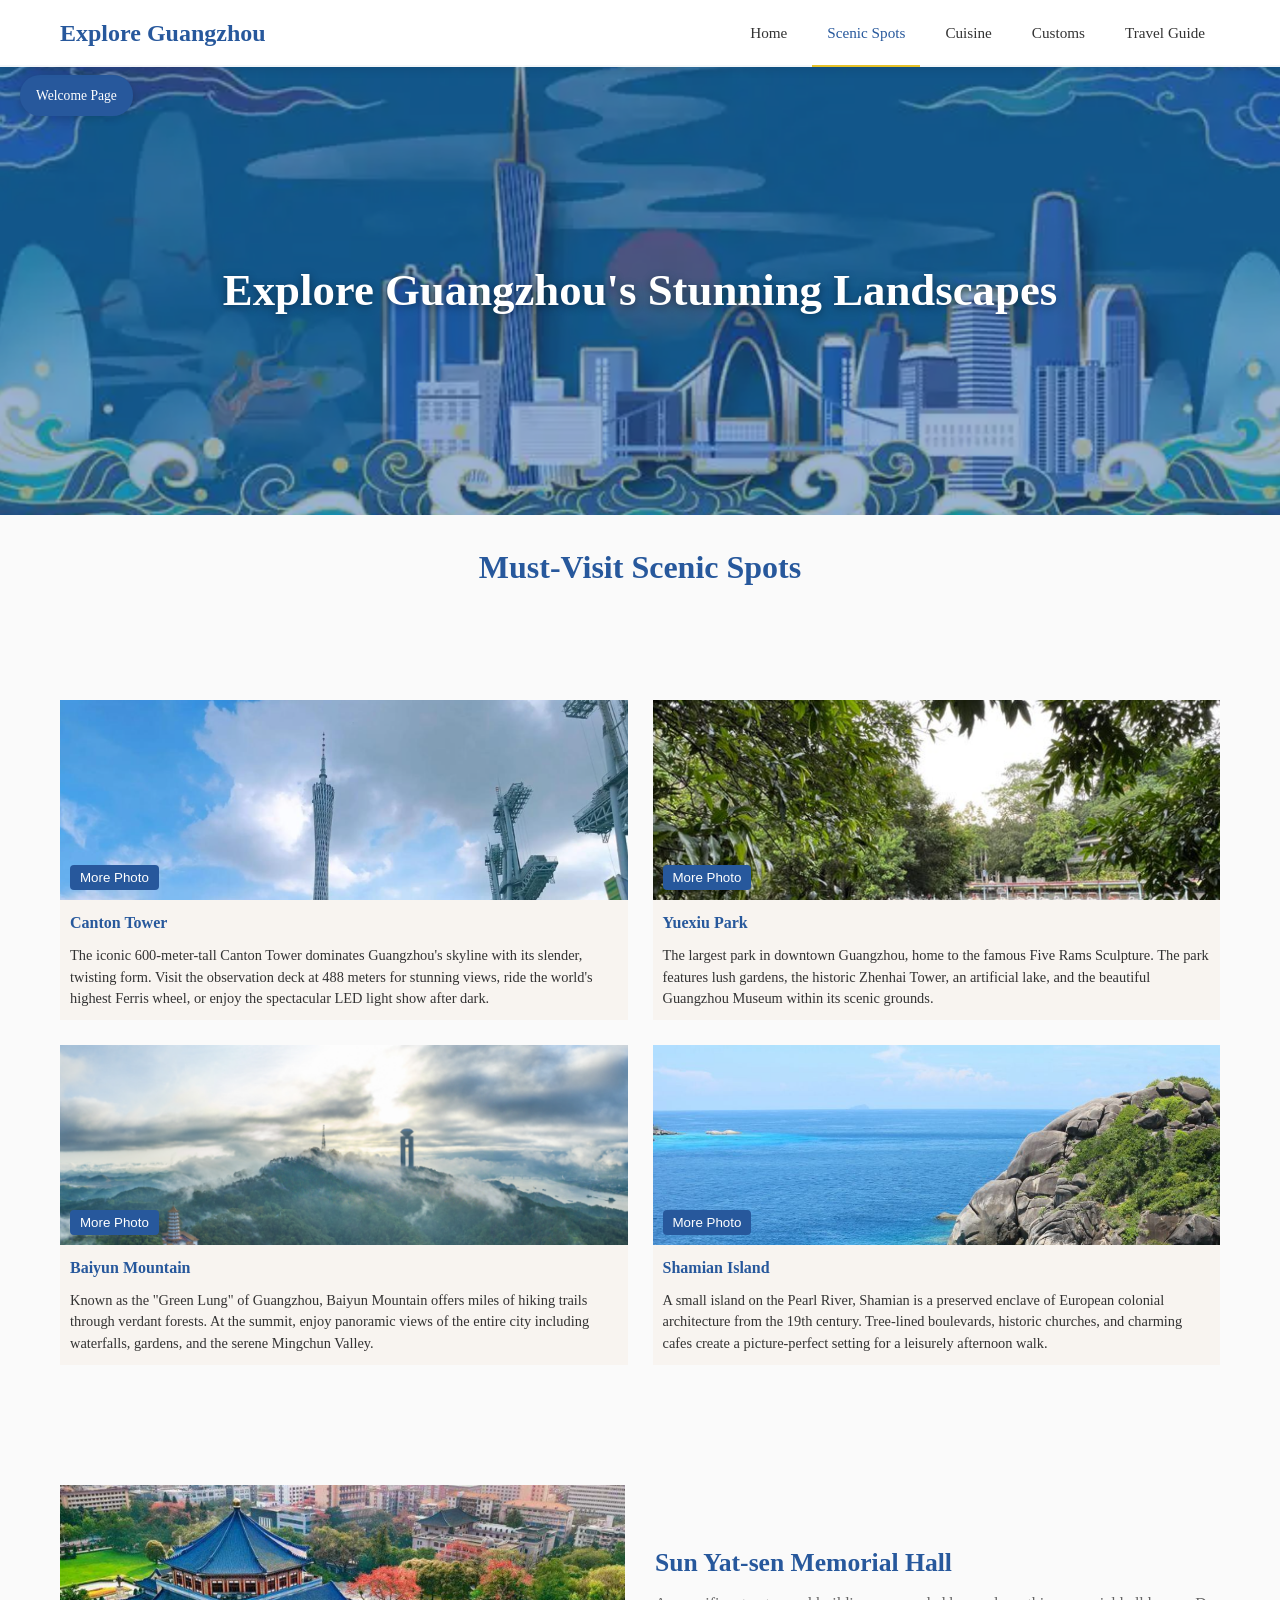
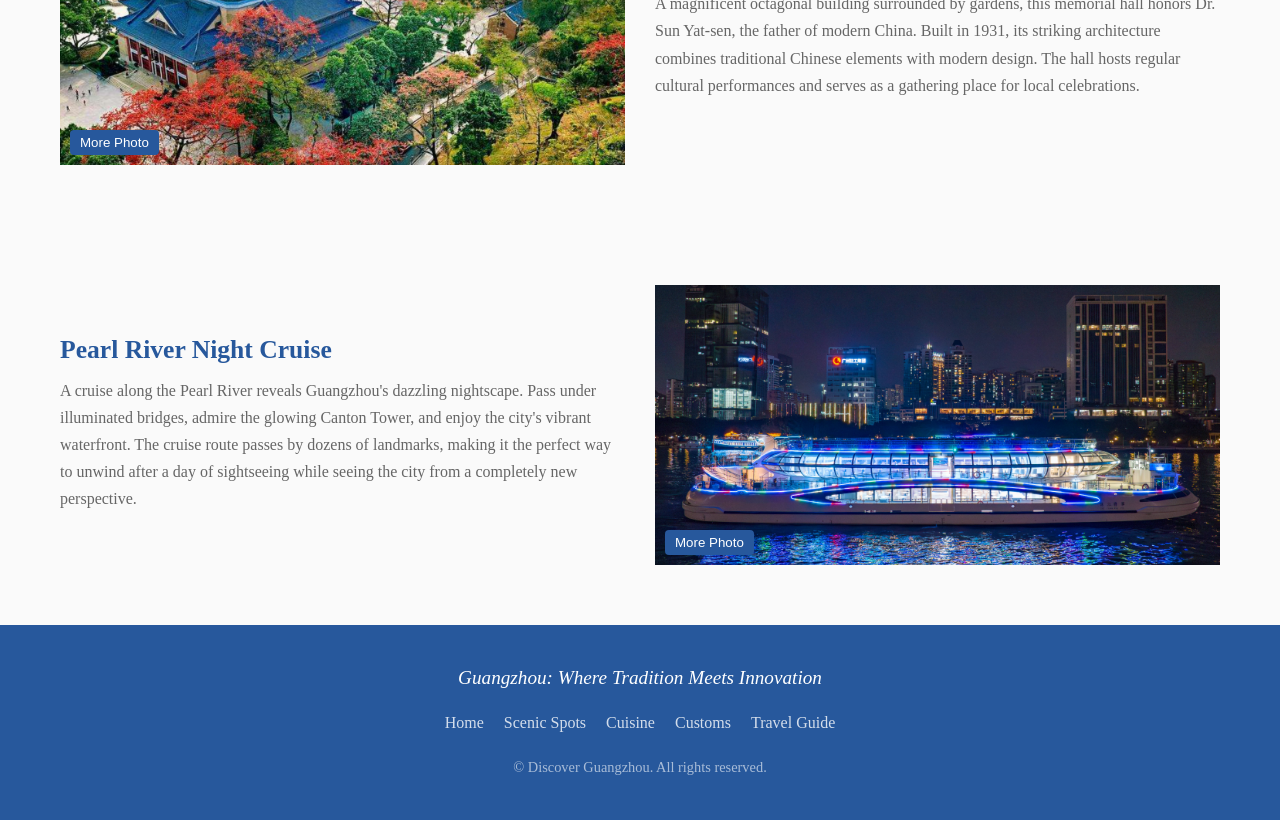
<file: scenic.html>
<!DOCTYPE html>
<html lang="en">

<head>
  <meta charset="UTF-8">
  <meta name="viewport" content="width=device-width, initial-scale=1.0">
  <title>Scenic Spots — Discover Guangzhou</title>
  <link rel="stylesheet" href="./css/style.css">
</head>

<body>
  <nav class="nav">
    <div class="nav-wrap">
      <div class="logo">Explore Guangzhou</div>
      <button class="menu-btn" id="menuBtn">&#9776;</button>
      <ul class="nav-list" id="navList">
        <li><a href="./index.html">Home</a></li>
        <li><a href="./scenic.html" class="active">Scenic Spots</a></li>
        <li><a href="./cuisine.html">Cuisine</a></li>
        <li><a href="./customs.html">Customs</a></li>
        <li><a href="./guide.html">Travel Guide</a></li>
      </ul>
    </div>
  </nav>

  <a href="./welcome.html" class="back-home-btn">Welcome Page</a>

  <section class="hero-banner" style="background-image: url('images/ban.png');">
    <h2>Explore Guangzhou's Stunning Landscapes</h2>
  </section>

  <section class="attractions">
    <h2>Must-Visit Scenic Spots</h2>
  </section>
  <div class="spots-grid">
    <div class="attraction-card">
      <div class="attraction-img" style="background: url('images/j1.png'); background-size: cover;">
        <button class="more-photo">More Photo</button>
      </div>
      <h3>Canton Tower</h3>
      <p>The iconic 600-meter-tall Canton Tower dominates Guangzhou's skyline with its slender, twisting form. Visit the observation deck at 488 meters for stunning views, ride the world's highest Ferris wheel, or enjoy the spectacular LED light show after dark.</p>
    </div>
    <div class="attraction-card">
      <div class="attraction-img" style="background: url('images/j4.png'); background-size: cover;">
        <button class="more-photo">More Photo</button>
      </div>
      <h3>Yuexiu Park</h3>
      <p>The largest park in downtown Guangzhou, home to the famous Five Rams Sculpture. The park features lush gardens, the historic Zhenhai Tower, an artificial lake, and the beautiful Guangzhou Museum within its scenic grounds.</p>
    </div>
    <div class="attraction-card">
      <div class="attraction-img" style="background: url('images/j5.png'); background-size: cover;">
        <button class="more-photo">More Photo</button>
      </div>
      <h3>Baiyun Mountain</h3>
      <p>Known as the "Green Lung" of Guangzhou, Baiyun Mountain offers miles of hiking trails through verdant forests. At the summit, enjoy panoramic views of the entire city including waterfalls, gardens, and the serene Mingchun Valley.</p>
    </div>
    <div class="attraction-card">
      <div class="attraction-img" style="background: url('images/j6.png'); background-size: cover;">
        <button class="more-photo">More Photo</button>
      </div>
      <h3>Shamian Island</h3>
      <p>A small island on the Pearl River, Shamian is a preserved enclave of European colonial architecture from the 19th century. Tree-lined boulevards, historic churches, and charming cafes create a picture-perfect setting for a leisurely afternoon walk.</p>
    </div>
  </div>

  <div class="featured-row">
    <div class="featured-img" style="background: url('images/j2.png'); background-size: cover;">
      <button class="more-photo">More Photo</button>
    </div>
    <div class="featured-text">
      <h3>Sun Yat-sen Memorial Hall</h3>
      <p>A magnificent octagonal building surrounded by gardens, this memorial hall honors Dr. Sun Yat-sen, the father of modern China. Built in 1931, its striking architecture combines traditional Chinese elements with modern design. The hall hosts regular cultural performances and serves as a gathering place for local celebrations.</p>
    </div>
  </div>
  <div class="featured-row reverse">
    <div class="featured-img" style="background: url('images/j7.png'); background-size: cover;">
      <button class="more-photo">More Photo</button>
    </div>
    <div class="featured-text">
      <h3>Pearl River Night Cruise</h3>
      <p>A cruise along the Pearl River reveals Guangzhou's dazzling nightscape. Pass under illuminated bridges, admire the glowing Canton Tower, and enjoy the city's vibrant waterfront. The cruise route passes by dozens of landmarks, making it the perfect way to unwind after a day of sightseeing while seeing the city from a completely new perspective.</p>
    </div>
  </div>

  <footer>
    <div class="footer-slogan">
      Guangzhou: Where Tradition Meets Innovation
    </div>
    <div class="footer-links">
      <a href="./index.html">Home</a>
      <a href="./scenic.html">Scenic Spots</a>
      <a href="./cuisine.html">Cuisine</a>
      <a href="./customs.html">Customs</a>
      <a href="./guide.html">Travel Guide</a>
    </div>
    <div class="footer-bottom">
      <p>&copy;  Discover Guangzhou. All rights reserved.</p>
    </div>
  </footer>

<script src="./js/js.js"></script>
</body>

</html>
</file>
<file: css/style.css>
:root {
  --blue: #27589c;
  --gold: #e6c229;
  --sand: #f8f4f0;
  --text-dark: #333;
  --text-light: #666;
  --accent: #e76f51;
  --green: #489d61;
}

* {
  margin: 0;
  padding: 0;
  box-sizing: border-box;
  scroll-behavior: smooth;
}

body {
  font-family: 'Georgia', serif;
  line-height: 25px;
  color: var(--text-dark);
  background-color: #fafafa;
}

.nav {
  position: fixed;
  top: 0;
  width: 100%;
  background-color: rgba(255, 255, 255, 0.95);
  box-shadow: 0 2px 10px rgba(0, 0, 0, 0.1);
  z-index: 1000;
}

.nav-wrap {
  max-width: 1200px;
  margin: 0 auto;
  padding: 0 20px;
  display: flex;
  justify-content: space-between;
  align-items: center;
}

.logo {
  display: flex;
  align-items: center;
  padding: 15px 0;
  font-size: 1.5rem;
  font-weight: bold;
  color: var(--blue);
}

.nav-list {
  display: flex;
  list-style: none;
}

.nav-list li {
  margin-left: 10px;
}

.nav-list a {
  display: block;
  padding: 20px 15px;
  color: var(--text-dark);
  text-decoration: none;
  font-size: 0.95rem;
  transition: all 0.3s;
  border-bottom: 2px solid transparent;
}

.nav-list a:hover,
.nav-list a.active {
  color: var(--blue);
  border-bottom: 2px solid var(--gold);
}

.menu-btn {
  display: none;
  background: none;
  border: none;
  font-size: 1.5rem;
  color: var(--blue);
  cursor: pointer;
  padding: 15px;
}

.carousel {
  padding: 0;
  background-color: var(--sand);
  margin-top: 65px;
}

.carousel-wrap {
  max-width: 1200px;
  margin: 0 auto;
  display: flex;
  height: 400px;
}

.carousel-container {
  flex: 7;
  position: relative;
  overflow: hidden;
  height: 100%;
}

.carousel-item {
  width: 100%;
  height: 100%;
  display: none;
  align-items: center;
  justify-content: center;
  background-color: #eaeaea;
}

.carousel-item.active {
  display: flex;
}

.carousel-item h3 {
  font-size: 2rem;
  color: var(--blue);
}

.carousel-indicators {
  position: absolute;
  bottom: 20px;
  left: 50%;
  transform: translateX(-50%);
  display: flex;
  gap: 10px;
  z-index: 10;
}

.carousel-indicators span {
  width: 12px;
  height: 12px;
  border-radius: 50%;
  background-color: #ccc;
  cursor: pointer;
  transition: background-color 0.3s;
}

.carousel-indicators span.active {
  background-color: var(--blue);
}

.map-container {
  flex: 3;
  height: 100%;
  background-size: cover;
  background-position: center;
  position: relative;
}

.map-container::after {
  content: 'Guangzhou Map';
  position: absolute;
  top: 20px;
  left: 20px;
  color: white;
  background-color: rgba(39, 88, 156, 0.8);
  padding: 5px 10px;
  border-radius: 4px;
  font-weight: bold;
}

.trail {
  padding: 100px 20px;
  max-width: 1200px;
  margin: 0 auto;
}

.trail h2 {
  font-size: 2rem;
  color: var(--blue);
  margin-bottom: 20px;
}

.trail-wrap {
  display: flex;
  gap: 40px;
}

.trail-left {
  flex: 2;
}

.trail-img {
  background-size: cover;
  background-position: center;
  height: 250px;
  margin-bottom: 15px;
  position: relative;
}

.more-photo {
  position: absolute;
  bottom: 10px;
  left: 10px;
  background-color: var(--blue);
  color: white;
  border: none;
  padding: 5px 10px;
  border-radius: 4px;
  cursor: pointer;
}

.trail-right {
  flex: 1;
  display: flex;
  flex-direction: column;
  gap: 20px;
}

.trail-info-card {
  background-color: #e0e0e0;
  padding: 20px;
  border-radius: 4px;
}

.trail-info-card h3 {
  font-size: 1.5rem;
  margin-bottom: 15px;
  text-align: center;
}

.trail-details p {
  display: flex;
  justify-content: space-between;
  margin-bottom: 10px;
}

.trail-details span {
  color: #666;
  font-size: 0.9rem;
}

.facilities-list {
  list-style: none;
  margin-top: 20px;
}

.facilities-list li {
  margin-bottom: 10px;
  text-align: center;
}

.attractions {
  padding: 40px 20px;
  max-width: 1200px;
  margin: 0 auto;
  position: relative;
}

.attractions h2 {
  font-size: 2rem;
  color: var(--blue);
  margin-bottom: 20px;
  text-align: center;
}

.attractions-container {
  display: flex;
  align-items: center;
  position: relative;
  max-width: 1200px;
  margin: 0 auto;
  overflow: hidden;
}

.nav-arrow {
  background-color: var(--blue);
  color: white;
  border: none;
  width: 40px;
  height: 40px;
  border-radius: 50%;
  cursor: pointer;
  z-index: 2;
  font-size: 1rem;
}

.nav-arrow.left {
  margin-right: 10px;
  position: absolute;
  left: -50px;
  top: 200px;
}

.nav-arrow.right {
  margin-left: 10px;
  position: absolute;
  right: -50px;
  top: 150px;
}

.attractions-grid {
  display: flex;
  justify-content: space-between;
  gap: 10px;
  flex: 1;
  transition: transform 0.3s ease;
}

.attraction-card {
  background-color: var(--sand);
  border-radius: 0;
  width: 380px;
  flex-shrink: 0;
}

.attraction-img {
  height: 150px;
  position: relative;
}

.attraction-card h3 {
  color: var(--blue);
  padding: 10px;
  font-size: 1rem;
}

.attraction-card p {
  padding: 0 10px 10px;
  font-size: 0.9rem;
  line-height: 1.5;
}

.routes {
  padding: 100px 20px;
  max-width: 1200px;
  margin: 0 auto;
}

.routes h2 {
  font-size: 2rem;
  color: var(--blue);
  margin-bottom: 20px;
}

.route-types {
  display: flex;
  gap: 10px;
  margin-bottom: 20px;
}

.route-type {
  background-color: var(--blue);
  color: white;
  border: none;
  padding: 5px 15px;
  border-radius: 20px;
  cursor: pointer;
  transition: background-color 0.3s;
}

.route-type.active {
  background-color: var(--gold);
}

.tab-content {
  min-height: 200px;
}

.tab-pane {
  display: none;
}

.tab-pane.active {
  display: block;
}

.tab-grid {
  display: grid;
  grid-template-columns: repeat(3, 1fr);
  gap: 20px;
  margin-top: 20px;
}

.tab-card {
  background-color: var(--sand);
  overflow: hidden;
  transition: box-shadow 0.3s;
}

.tab-card:hover {
  box-shadow: 0 4px 16px rgba(0, 0, 0, 0.1);
}

.tab-card-img {
  width: 100%;
  height: 160px;
  background-size: cover;
  background-position: center;
}

.tab-card h3 {
  color: var(--blue);
  padding: 12px 15px 5px;
  font-size: 1rem;
}

.tab-card p {
  padding: 0 15px 15px;
  font-size: 0.85rem;
  line-height: 1.5;
  color: var(--text-light);
}

.tab-card-link {
  display: inline-block;
  margin: 0 15px 15px;
  color: var(--blue);
  text-decoration: none;
  font-size: 0.85rem;
  border-bottom: 1px solid var(--blue);
  padding-bottom: 1px;
  transition: color 0.3s;
}

.tab-card-link:hover {
  color: var(--gold);
  border-bottom-color: var(--gold);
}

.faq {
  padding: 40px 20px;
  max-width: 1200px;
  margin: 0 auto;
}

.faq h2 {
  font-size: 2rem;
  color: var(--blue);
  margin-bottom: 20px;
}

.faq-item {
  border-bottom: 1px solid #ddd;
  padding: 15px 0;
}

.faq-question {
  width: 100%;
  text-align: left;
  background: none;
  border: none;
  font-size: 1.1rem;
  font-weight: bold;
  color: var(--blue);
  cursor: pointer;
  display: flex;
  justify-content: space-between;
  align-items: center;
}

.faq-question::after {
  content: '\25BC';
  font-size: 0.8rem;
  transition: transform 0.3s;
}

.faq-question.active::after {
  transform: rotate(180deg);
}

.faq-answer {
  max-height: 0;
  overflow: hidden;
  transition: max-height 0.3s;
}

.faq-answer.active {
  max-height: 200px;
}

.contact {
  padding: 100px 20px;
  max-width: 1200px;
  margin: 0 auto;
}

.contact h2 {
  font-size: 2rem;
  color: var(--blue);
  margin-bottom: 20px;
}

.contact-info {
  background-color: var(--sand);
  padding: 20px;
  border-radius: 8px;
}

footer {
  background-color: var(--blue);
  color: white;
  padding: 40px 20px;
  text-align: center;
}

.footer-slogan {
  font-style: italic;
  font-size: 1.2rem;
  margin-bottom: 20px;
}

.footer-links {
  display: flex;
  justify-content: center;
  gap: 20px;
  margin-bottom: 20px;
  flex-wrap: wrap;
}

.footer-links a {
  color: rgba(255, 255, 255, 0.8);
  text-decoration: none;
  transition: color 0.3s;
}

.footer-links a:hover {
  color: var(--gold);
}

.footer-bottom {
  margin-top: 20px;
  font-size: 0.9rem;
  color: rgba(255, 255, 255, 0.6);
}

.hero-banner {
  margin-top: 65px;
  width: 100%;
  height: 450px;
  background-size: cover;
  background-position: center;
  display: flex;
  align-items: center;
  justify-content: center;
  position: relative;
}

.hero-banner::before {
  content: '';
  position: absolute;
  inset: 0;
  background: rgba(39, 88, 156, 0.45);
}

.hero-banner h2 {
  position: relative;
  z-index: 1;
  color: white;
  font-size: 2.8rem;
  text-align: center;
  text-shadow: 0 2px 8px rgba(0, 0, 0, 0.4);
}

.spots-grid {
  display: grid;
  grid-template-columns: 1fr 1fr;
  gap: 25px;
  max-width: 1200px;
  margin: 0 auto;
  padding: 60px 20px;
}

.spots-grid .attraction-card {
  width: 100%;
  flex-shrink: unset;
}

.spots-grid .attraction-img {
  height: 200px;
}

.featured-row {
  display: flex;
  gap: 30px;
  max-width: 1200px;
  margin: 0 auto;
  padding: 60px 20px;
}

.featured-row.reverse {
  flex-direction: row-reverse;
}

.featured-row .featured-img {
  flex: 1;
  height: 280px;
  background-size: cover;
  background-position: center;
  position: relative;
}

.featured-row .featured-text {
  flex: 1;
  display: flex;
  flex-direction: column;
  justify-content: center;
}

.featured-row .featured-text h3 {
  color: var(--blue);
  font-size: 1.6rem;
  margin-bottom: 15px;
}

.featured-row .featured-text p {
  line-height: 1.7;
  color: var(--text-light);
}

.carousel-full .carousel-wrap {
  height: 350px;
}

.carousel-full .carousel-container {
  flex: 1;
}

.carousel-full .map-container {
  display: none;
}

.customs-grid-section {
  padding: 60px 20px;
  max-width: 1200px;
  margin: 0 auto;
}

.customs-grid-section h2 {
  font-size: 2rem;
  color: var(--blue);
  margin-bottom: 30px;
  text-align: center;
}

.customs-grid {
  display: grid;
  grid-template-columns: repeat(3, 1fr);
  gap: 20px;
}

.customs-grid .attraction-card {
  width: 100%;
  flex-shrink: unset;
}

.customs-grid .attraction-img {
  height: 180px;
}

.dish-grid {
  display: grid;
  grid-template-columns: repeat(3, 1fr);
  gap: 20px;
  max-width: 1200px;
  margin: 0 auto;
  padding: 60px 20px;
}

.dish-grid .attraction-card {
  width: 100%;
  flex-shrink: unset;
}

.dish-grid .attraction-img {
  height: 180px;
}

.cooking-strip {
  background-color: var(--sand);
  padding: 60px 20px;
}

.cooking-strip h2 {
  text-align: center;
  font-size: 2rem;
  color: var(--blue);
  margin-bottom: 30px;
}

.cooking-cards {
  display: flex;
  justify-content: space-between;
  max-width: 1200px;
  margin: 0 auto;
  overflow-x: auto;
  padding-bottom: 10px;
}

.cooking-card {
  flex: 0 0 260px;
  background: white;
  padding: 20px;
  box-shadow: 0 2px 8px rgba(0, 0, 0, 0.06);
}

.cooking-card h4 {
  color: var(--blue);
  margin-bottom: 8px;
  font-size: 1.1rem;
}

.cooking-card p {
  font-size: 0.9rem;
  line-height: 1.6;
  color: var(--text-light);
}

.timeline-section {
  max-width: 900px;
  margin: 0 auto;
  padding: 60px 20px;
  position: relative;
}

.timeline-section::before {
  content: '';
  position: absolute;
  left: 50%;
  transform: translateX(-50%);
  width: 3px;
  height: 100%;
  background-color: var(--gold);
}

.timeline-item {
  display: flex;
  align-items: flex-start;
  margin-bottom: 40px;
  position: relative;
}

.timeline-item:nth-child(odd) {
  flex-direction: row;
}

.timeline-item:nth-child(even) {
  flex-direction: row-reverse;
}

.timeline-item .tl-img {
  width: 45%;
  height: 200px;
  background-size: cover;
  background-position: center;
  position: relative;
}

.timeline-item .tl-text {
  width: 45%;
  padding: 20px;
}

.timeline-item .tl-text h3 {
  color: var(--blue);
  font-size: 1.2rem;
  margin-bottom: 10px;
}

.timeline-item .tl-text p {
  font-size: 0.9rem;
  line-height: 1.6;
  color: var(--text-light);
}

.tl-dot {
  position: absolute;
  left: 50%;
  transform: translateX(-50%);
  width: 16px;
  height: 16px;
  background-color: var(--blue);
  border: 3px solid var(--gold);
  border-radius: 50%;
  z-index: 2;
  top: 20px;
}

.itinerary-list {
  max-width: 900px;
  margin: 0 auto;
  padding: 60px 20px;
}

.itinerary-card {
  display: flex;
  gap: 25px;
  margin-bottom: 30px;
  background: white;
  border: 1px solid #e0e0e0;
  transition: box-shadow 0.3s;
}

.itinerary-card:hover {
  box-shadow: 0 4px 16px rgba(0, 0, 0, 0.1);
}

.itinerary-num {
  flex: 0 0 70px;
  background-color: var(--blue);
  color: white;
  display: flex;
  align-items: center;
  justify-content: center;
  font-size: 2rem;
  font-weight: bold;
}

.itinerary-content {
  flex: 1;
  padding: 20px 0;
}

.itinerary-content h3 {
  color: var(--blue);
  font-size: 1.2rem;
  margin-bottom: 10px;
}

.itinerary-content p {
  font-size: 0.9rem;
  line-height: 1.6;
  color: var(--text-light);
}

.tips-grid {
  display: grid;
  grid-template-columns: repeat(3, 1fr);
  gap: 20px;
  max-width: 1200px;
  margin: 0 auto;
  padding: 60px 20px;
}

.tip-card {
  background-color: var(--sand);
  padding: 25px;
  text-align: center;
  border-top: 3px solid var(--gold);
}

.tip-card .tip-icon {
  font-size: 2rem;
  margin-bottom: 10px;
}

.tip-card h4 {
  color: var(--blue);
  margin-bottom: 8px;
  font-size: 1.1rem;
}

.tip-card p {
  font-size: 0.85rem;
  line-height: 1.6;
  color: var(--text-light);
  .welcome-email {
    margin-top: 14px;
    font-size: 0.85rem;
    color: rgba(255, 255, 255, 0.7);
    letter-spacing: 0.3px;
  }
  .welcome-email a {
    color: rgba(255, 255, 255, 0.7);
    text-decoration: none;
    transition: color 0.3s;
  }
  .welcome-email a:hover {
    color: var(--gold);
  }
}

@media (max-width: 768px) {
  .menu-btn {
    display: block;
    position: absolute;
    right: 20px;
    top: 0;
  }
  .nav-left, .nav-right {
    display: none;
  }
  .nav-arrow {
    display: none;
  }
  .attractions-grid {
    flex-direction: column;
  }
  .attraction-card {
    min-width: 100%;
  }
  .nav-list {
    display: none;
    flex-direction: column;
    background-color: white;
    position: absolute;
    top: 65px;
    left: 0;
    width: 100%;
    box-shadow: 0 10px 10px rgba(0, 0, 0, 0.1);
  }
  .nav-list.active {
    display: flex;
  }
  .nav-list li {
    margin-left: 0;
    border-bottom: 1px solid #f1f1f1;
  }
  .nav-list a {
    padding: 15px 20px;
  }
  .carousel-wrap {
    flex-direction: column;
    height: auto;
  }
  .carousel-container, .map-container {
    flex: none;
    width: 100%;
    height: 250px;
  }
  .trail-wrap {
    flex-direction: column;
  }
  .route-types {
    flex-direction: column;
  }
  .tab-grid {
    grid-template-columns: 1fr;
  }
  .hero-banner {
    height: 280px;
  }
  .hero-banner h2 {
    font-size: 1.6rem;
    padding: 0 20px;
  }
  .spots-grid {
    grid-template-columns: 1fr;
  }
  .featured-row,
  .featured-row.reverse {
    flex-direction: column;
  }
  .featured-row .featured-img {
    height: 200px;
  }
  .customs-grid {
    grid-template-columns: 1fr;
  }
  .dish-grid {
    grid-template-columns: 1fr;
  }
  .cooking-cards {
    flex-direction: column;
  }
  .cooking-card {
    flex: none;
  }
  .timeline-section::before {
    left: 20px;
  }
  .timeline-item,
  .timeline-item:nth-child(even) {
    flex-direction: column;
    padding-left: 50px;
  }
  .timeline-item .tl-img,
  .timeline-item .tl-text {
    width: 100%;
  }
  .tl-dot {
    left: 12px;
  }
  .itinerary-card {
    flex-direction: column;
  }
  .itinerary-num {
    height: 50px;
  }
  .tips-grid {
    grid-template-columns: 1fr;
  }
}

.welcome-screen {
  position: fixed;
  top: 0;
  left: 0;
  width: 100%;
  height: 100vh;
  overflow: hidden;
  z-index: 9999;
  transition: opacity 0.6s ease-out;
}

.welcome-screen.fade-out {
  opacity: 0;
  pointer-events: none;
}

.welcome-bg {
  position: absolute;
  top: 0;
  left: 0;
  width: 100%;
  height: 100%;
  background-size: cover;
  background-position: center;
}

.welcome-overlay {
  position: absolute;
  top: 0;
  left: 0;
  width: 100%;
  height: 100%;
  background: linear-gradient(135deg, rgba(39, 88, 156, 0.85) 0%, rgba(39, 88, 156, 0.5) 50%, rgba(230, 194, 41, 0.3) 100%);
}

.welcome-content {
  position: relative;
  z-index: 2;
  display: flex;
  flex-direction: column;
  align-items: center;
  justify-content: center;
  height: 100%;
  padding: 40px 20px;
  text-align: center;
  color: white;
}

.welcome-badge {
  display: inline-block;
  background: rgba(255, 255, 255, 0.2);
  border: 1px solid rgba(255, 255, 255, 0.4);
  padding: 6px 20px;
  border-radius: 20px;
  font-size: 0.9rem;
  letter-spacing: 2px;
  text-transform: uppercase;
  margin-bottom: 20px;
}

.welcome-title {
  font-size: 4rem;
  font-weight: bold;
  margin-bottom: 15px;
  text-shadow: 0 2px 20px rgba(0, 0, 0, 0.3);
  letter-spacing: 1px;
}

.welcome-desc {
  max-width: 600px;
  font-size: 1.05rem;
  line-height: 1.8;
  color: rgba(255, 255, 255, 0.9);
  margin-bottom: 35px;
}

.welcome-highlights {
  display: flex;
  gap: 40px;
  margin-bottom: 30px;
}

.welcome-highlight-item h3 {
  font-size: 1.8rem;
  color: var(--gold);
  margin-bottom: 4px;
}

.welcome-highlight-item p {
  font-size: 0.8rem;
  color: rgba(255, 255, 255, 0.7);
}

.welcome-tags {
  display: flex;
  gap: 10px;
  flex-wrap: wrap;
  justify-content: center;
  margin-bottom: 40px;
}

.welcome-tag {
  background: rgba(255, 255, 255, 0.15);
  border: 1px solid rgba(255, 255, 255, 0.3);
  padding: 5px 14px;
  border-radius: 15px;
  font-size: 0.8rem;
  color: rgba(255, 255, 255, 0.85);
}

.welcome-button {
  background: linear-gradient(135deg, var(--blue), #1a3f7a);
  color: white;
  border: 2px solid rgba(255, 255, 255, 0.3);
  padding: 16px 50px;
  font-size: 1.15rem;
  font-weight: bold;
  border-radius: 50px;
  cursor: pointer;
  transition: all 0.3s ease;
  box-shadow: 0 4px 20px rgba(0, 0, 0, 0.3);
  letter-spacing: 1px;
}

.welcome-button:hover {
  background: linear-gradient(135deg, var(--gold), #c9a322);
  color: var(--text-dark);
  transform: translateY(-3px);
  box-shadow: 0 8px 30px rgba(230, 194, 41, 0.4);
  border-color: var(--gold);
}

.welcome-button:active {
  transform: translateY(0);
}

.welcome-hint {
  margin-top: 15px;
  font-size: 0.8rem;
  color: rgba(255, 255, 255, 0.5);
}

.back-home-btn {
  position: fixed;
  top: 75px;
  left: 20px;
  z-index: 100;
  background: var(--blue);
  color: white;
  border: none;
  padding: 8px 16px;
  border-radius: 20px;
  font-size: 0.85rem;
  cursor: pointer;
  text-decoration: none;
  transition: background-color 0.3s, transform 0.2s;
  box-shadow: 0 2px 8px rgba(0, 0, 0, 0.15);
}

.back-home-btn:hover {
  background-color: var(--gold);
  color: var(--text-dark);
  transform: translateY(-2px);
}

.welcome-email {
  margin-top: 14px;
  font-size: 0.85rem;
  color: rgba(255, 255, 255, 0.7);
  letter-spacing: 0.3px;
}
.welcome-email a {
  color: rgba(255, 255, 255, 0.7);
  text-decoration: none;
  transition: color 0.3s;
}
.welcome-email a:hover {
  color: var(--gold);
}

@media (max-width: 768px) {
  .welcome-title {
    font-size: 2.2rem;
  }
  .welcome-desc {
    font-size: 0.92rem;
    padding: 0 10px;
  }
  .welcome-highlights {
    gap: 20px;
  }
  .welcome-highlight-item h3 {
    font-size: 1.3rem;
  }
  .welcome-button {
    padding: 14px 35px;
    font-size: 1rem;
  }
}
</file>
